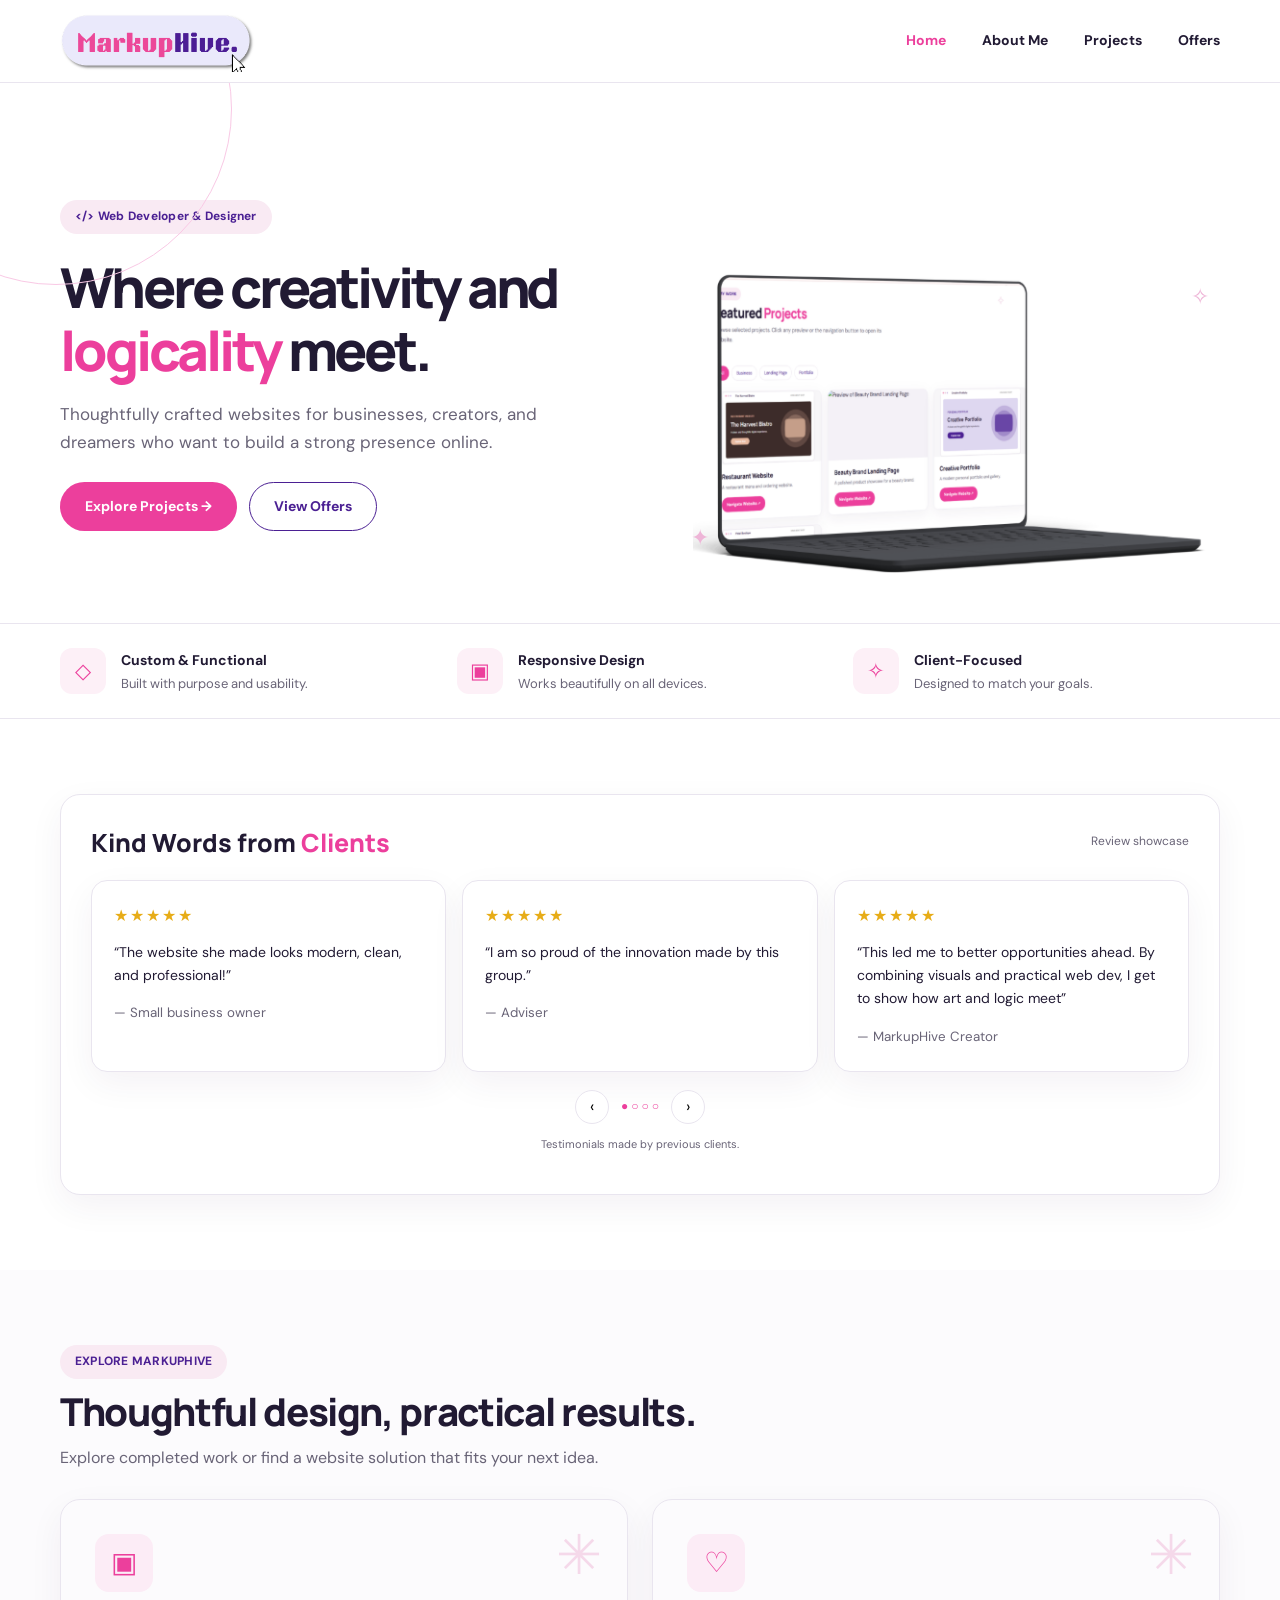
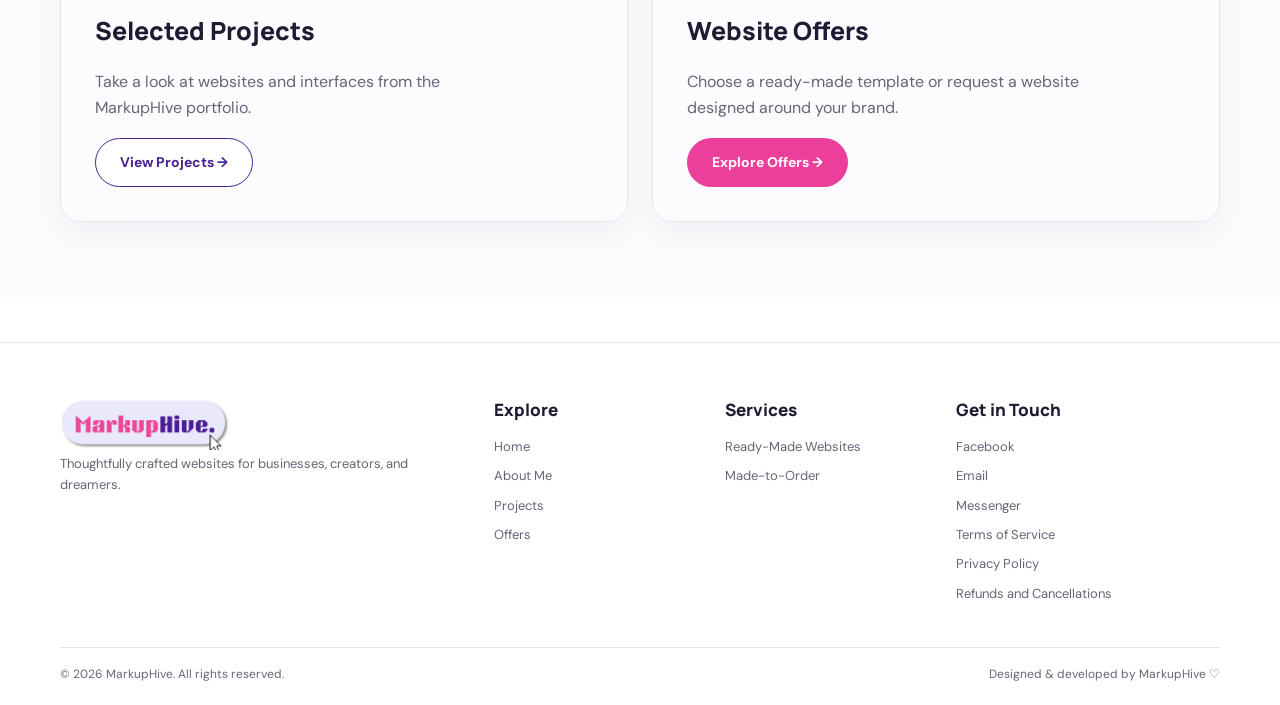
<file: index.html>
<!DOCTYPE html>
<html lang="en">

<head>
    <meta charset="UTF-8">
    <meta name="viewport" content="width=device-width, initial-scale=1">

    <meta
        name="description"
        content="MarkupHive creates modern websites for businesses, creators, and dreamers."
    >

    <title>MarkupHive | Creative Website Studio</title>

    <!-- Favicon -->
    <link rel="icon" href="assets/favicon.png">

    <!-- Stylesheet -->
    <link rel="stylesheet" href="css/style.css">
</head>

<body data-page="home">

    <!-- ========== HEADER ========== -->
    <div id="header"></div>


    <main>

        <!-- ========== HERO SECTION ========== -->
        <section class="hero">
            <div class="container hero-grid">

                <!-- Hero Text -->
                <div>
                    <span class="eyebrow">
                        &lt;/&gt; Web Developer & Designer
                    </span>

                    <h1>
                        Where creativity and
                        <span class="accent">logicality</span>
                        meet.
                    </h1>

                    <p class="lead">
                        Thoughtfully crafted websites for businesses,
                        creators, and dreamers who want to build a
                        strong presence online.
                    </p>

                    <!-- Hero Buttons -->
                    <div class="actions">
                        <a class="btn" href="projects.html">
                            Explore Projects →
                        </a>

                        <a class="btn btn-outline" href="offers.html">
                            View Offers
                        </a>
                    </div>
                </div>

                <!-- Hero Image -->
                <div class="hero-art">
                    <span class="spark one">✧</span>

                    <img
                        src="assets/hero-bg.png"
                        alt="MarkupHive creator with frontend site and client review callouts"
                    >

                    <span class="spark two">✦</span>
                </div>

            </div>
        </section>


        <!-- ========== BENEFITS SECTION ========== -->
        <section class="benefits">
            <div class="container benefit-grid">

                <!-- Benefit 1 -->
                <div class="benefit">
                    <span class="benefit-icon">◇</span>

                    <div>
                        <strong>Custom & Functional</strong>
                        <p>Built with purpose and usability.</p>
                    </div>
                </div>

                <!-- Benefit 2 -->
                <div class="benefit">
                    <span class="benefit-icon">▣</span>

                    <div>
                        <strong>Responsive Design</strong>
                        <p>Works beautifully on all devices.</p>
                    </div>
                </div>

                <!-- Benefit 3 -->
                <div class="benefit">
                    <span class="benefit-icon">✧</span>

                    <div>
                        <strong>Client-Focused</strong>
                        <p>Designed to match your goals.</p>
                    </div>
                </div>

            </div>
        </section>


        <!-- ========== CLIENT REVIEWS SECTION ========== -->
        <section class="section">
            <div class="container">

                <div class="review-wrap">

                    <!-- Reviews Heading -->
                    <div class="review-head">
                        <h2 style="margin: 0; font: 800 25px Manrope;">
                            Kind Words from
                            <span class="accent">Clients</span>
                        </h2>

                        <span
                            class="muted"
                            style="font-size: 12px;"
                        >
                            Review showcase
                        </span>
                    </div>

                    <!-- Reviews Container -->
                    <div id="reviews" class="reviews-grid"></div>

                    <!-- Review Navigation -->
                    <div class="review-controls">

                        <button
                            id="review-prev"
                            aria-label="Previous reviews"
                        >
                            ‹
                        </button>

                        <span
                            id="review-dots"
                            class="review-dots"
                        ></span>

                        <button
                            id="review-next"
                            aria-label="Next reviews"
                        >
                            ›
                        </button>

                    </div>

                    <!-- Reviews Disclaimer -->
                    <p
                        class="muted"
                        style="font-size: 11px; text-align: center;"
                    >
                        Testimonials made by previous clients.
                    </p>

                </div>
            </div>
        </section>


        <!-- ========== EXPLORE MARKUPHIVE SECTION ========== -->
        <section class="section section-tint">
            <div class="container">

                <!-- Section Heading -->
                <div class="section-heading">

                    <span class="eyebrow">
                        EXPLORE MARKUPHIVE
                    </span>

                    <h2>
                        Thoughtful design, practical results.
                    </h2>

                    <p>
                        Explore completed work or find a website
                        solution that fits your next idea.
                    </p>

                </div>


                <!-- Explore Cards -->
                <div class="offer-grid">

                    <!-- Projects Card -->
                    <div class="offer-card">

                        <div class="offer-icon">▣</div>

                        <h2>Selected Projects</h2>

                        <p>
                            Take a look at websites and interfaces
                            from the MarkupHive portfolio.
                        </p>

                        <a
                            class="btn btn-outline"
                            href="projects.html"
                        >
                            View Projects →
                        </a>

                    </div>


                    <!-- Offers Card -->
                    <div class="offer-card">

                        <div class="offer-icon">♡</div>

                        <h2>Website Offers</h2>

                        <p>
                            Choose a ready-made template or request
                            a website designed around your brand.
                        </p>

                        <a class="btn" href="offers.html">
                            Explore Offers →
                        </a>

                    </div>

                </div>
            </div>
        </section>

    </main>


    <!-- ========== FOOTER ========== -->
    <div id="footer"></div>


    <!-- ========== JAVASCRIPT ========== -->

    <!-- Website Data -->
    <script src="js/data.js"></script>

    <!-- Main Website Functionality -->
    <script src="js/main.js"></script>

</body>
</html>
</file>
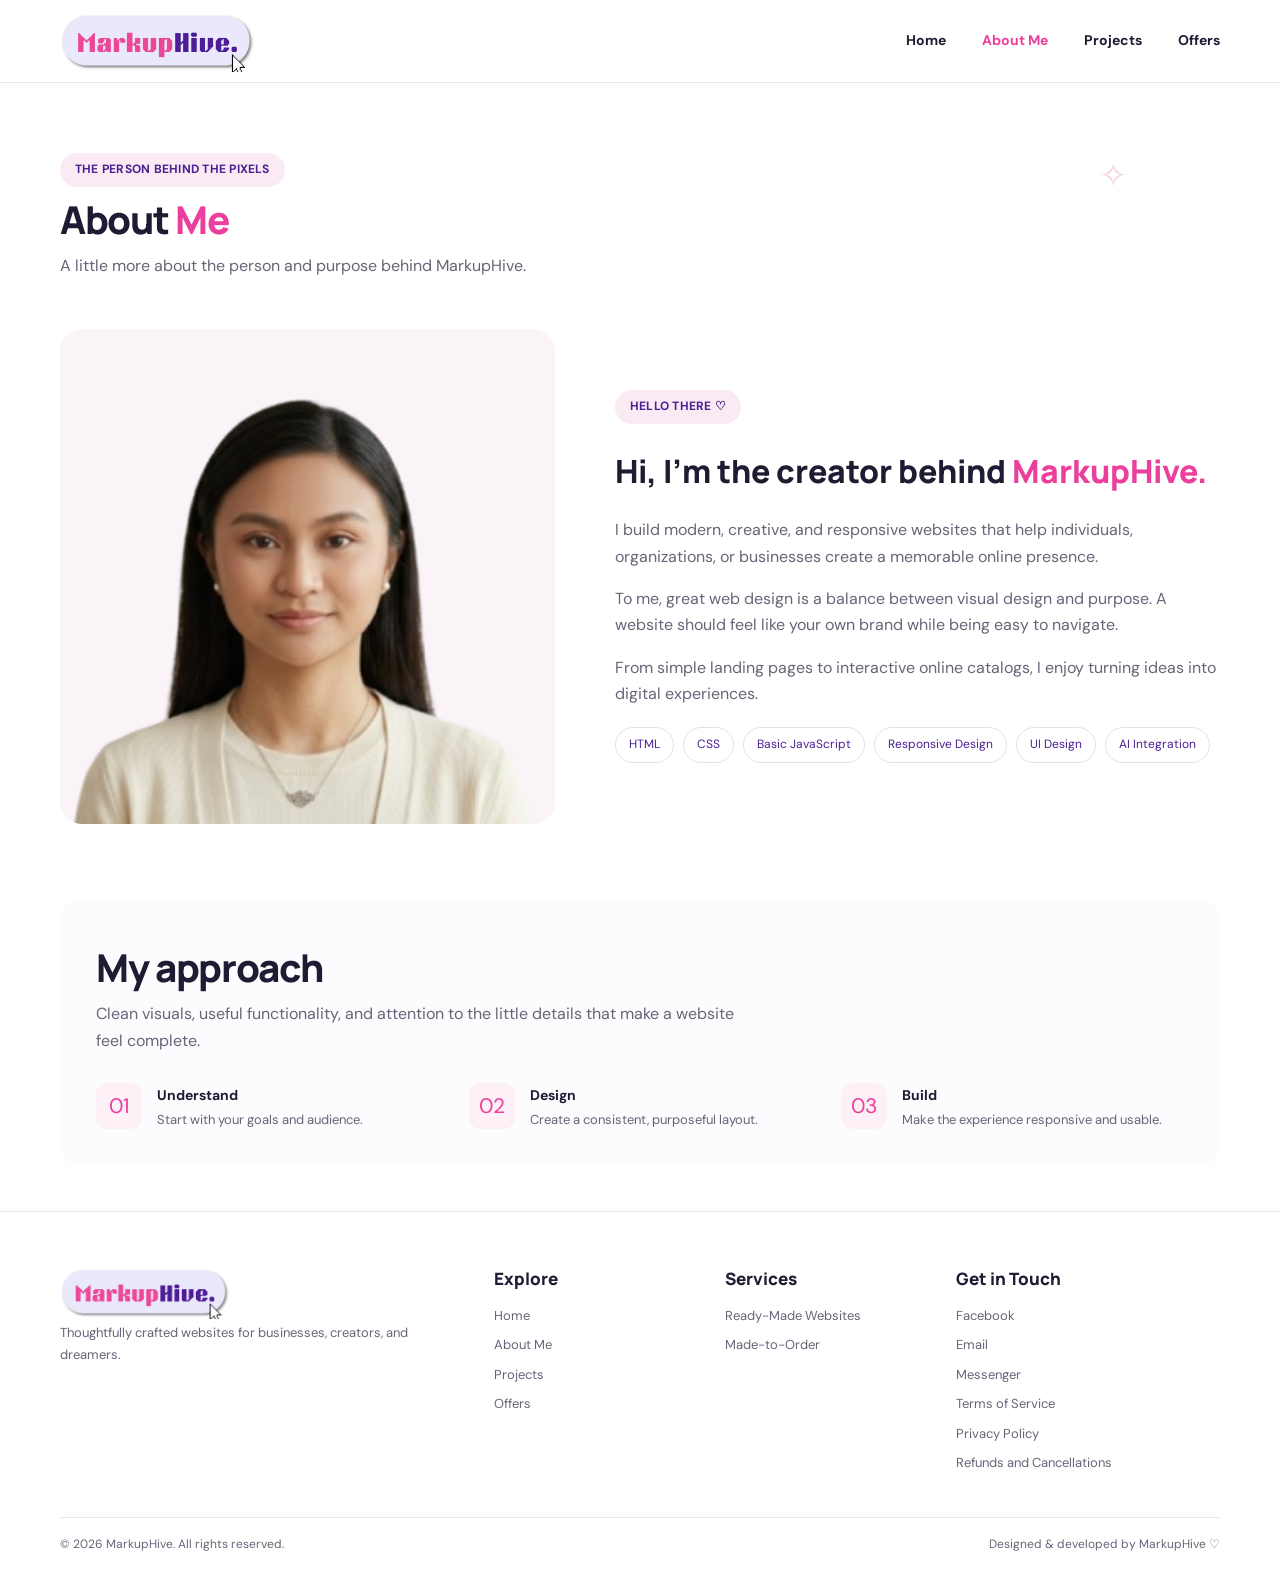
<file: about.html>
<!DOCTYPE html>
<html lang="en">

<head>
    <meta charset="UTF-8">
    <meta name="viewport" content="width=device-width, initial-scale=1">

    <title>About Me | MarkupHive</title>

    <!-- Favicon -->
    <link rel="icon" href="assets/favicon.png">

    <!-- Stylesheet -->
    <link rel="stylesheet" href="css/style.css">
</head>

<body data-page="about">

    <!-- ========== HEADER ========== -->
    <div id="header"></div>


    <!-- ========== MAIN CONTENT ========== -->
    <main class="container">

        <!-- ========== PAGE INTRODUCTION ========== -->
        <div class="page-head">

            <span class="eyebrow">
                THE PERSON BEHIND THE PIXELS
            </span>

            <h1>
                About <span class="accent">Me</span>
            </h1>

            <p>
                A little more about the person and purpose
                behind MarkupHive.
            </p>

        </div>


        <!-- ========== ABOUT ME SECTION ========== -->
        <section class="section about-grid" style="padding-top: 20px;">

            <!-- About Me Image -->
            <div class="about-image">

                <img
                    src="assets/about-bg.png"
                    alt="Replaceable about me image"
                >

            </div>


            <!-- About Me Introduction -->
            <div class="about-copy">

                <span class="eyebrow">
                    HELLO THERE ♡
                </span>

                <h2>
                    Hi, I'm the creator behind
                    <span class="accent">MarkupHive.</span>
                </h2>

                <p>
                    I build modern, creative, and responsive websites that help
                    individuals, organizations, or businesses create a memorable
                    online presence.
                </p>

                <p>
                    To me, great web design is a balance between
                    visual design and purpose. A website should feel
                    like your own brand while being easy to navigate.
                </p>

                <p>
                    From simple landing pages to interactive online
                    catalogs, I enjoy turning ideas into digital
                    experiences.

                    <strong>
                        
                    </strong>
                </p>


                <!-- Skills and Technologies -->
                <div class="chips">

                    <span class="chip">HTML</span>

                    <span class="chip">CSS</span>

                    <span class="chip">Basic JavaScript</span>

                    <span class="chip">Responsive Design</span>

                    <span class="chip">UI Design</span>

                     <span class="chip">AI Integration</span>

                </div>

            </div>

        </section>


        <!-- ========== MY APPROACH SECTION ========== -->
        <section
            class="section section-tint"
            style="border-radius: 20px; padding: 36px; margin-bottom: 30px;"
        >

            <!-- Section Heading -->
            <div class="section-heading">

                <h2>My approach</h2>

                <p>
                    Clean visuals, useful functionality, and
                    attention to the little details that make
                    a website feel complete.
                </p>

            </div>


            <!-- Approach Steps -->
            <div class="benefit-grid">

                <!-- Step 1: Understand -->
                <div class="benefit">

                    <span class="benefit-icon">01</span>

                    <div>
                        <strong>Understand</strong>

                        <p>
                            Start with your goals and audience.
                        </p>
                    </div>

                </div>


                <!-- Step 2: Design -->
                <div class="benefit">

                    <span class="benefit-icon">02</span>

                    <div>
                        <strong>Design</strong>

                        <p>
                            Create a consistent, purposeful layout.
                        </p>
                    </div>

                </div>


                <!-- Step 3: Build -->
                <div class="benefit">

                    <span class="benefit-icon">03</span>

                    <div>
                        <strong>Build</strong>

                        <p>
                            Make the experience responsive and usable.
                        </p>
                    </div>

                </div>

            </div>

        </section>

    </main>


    <!-- ========== FOOTER ========== -->
    <div id="footer"></div>


    <!-- ========== JAVASCRIPT ========== -->

    <!-- Website Data -->
    <script src="js/data.js"></script>

    <!-- Main Website Functionality -->
    <script src="js/main.js"></script>

</body>
</html>
</file>
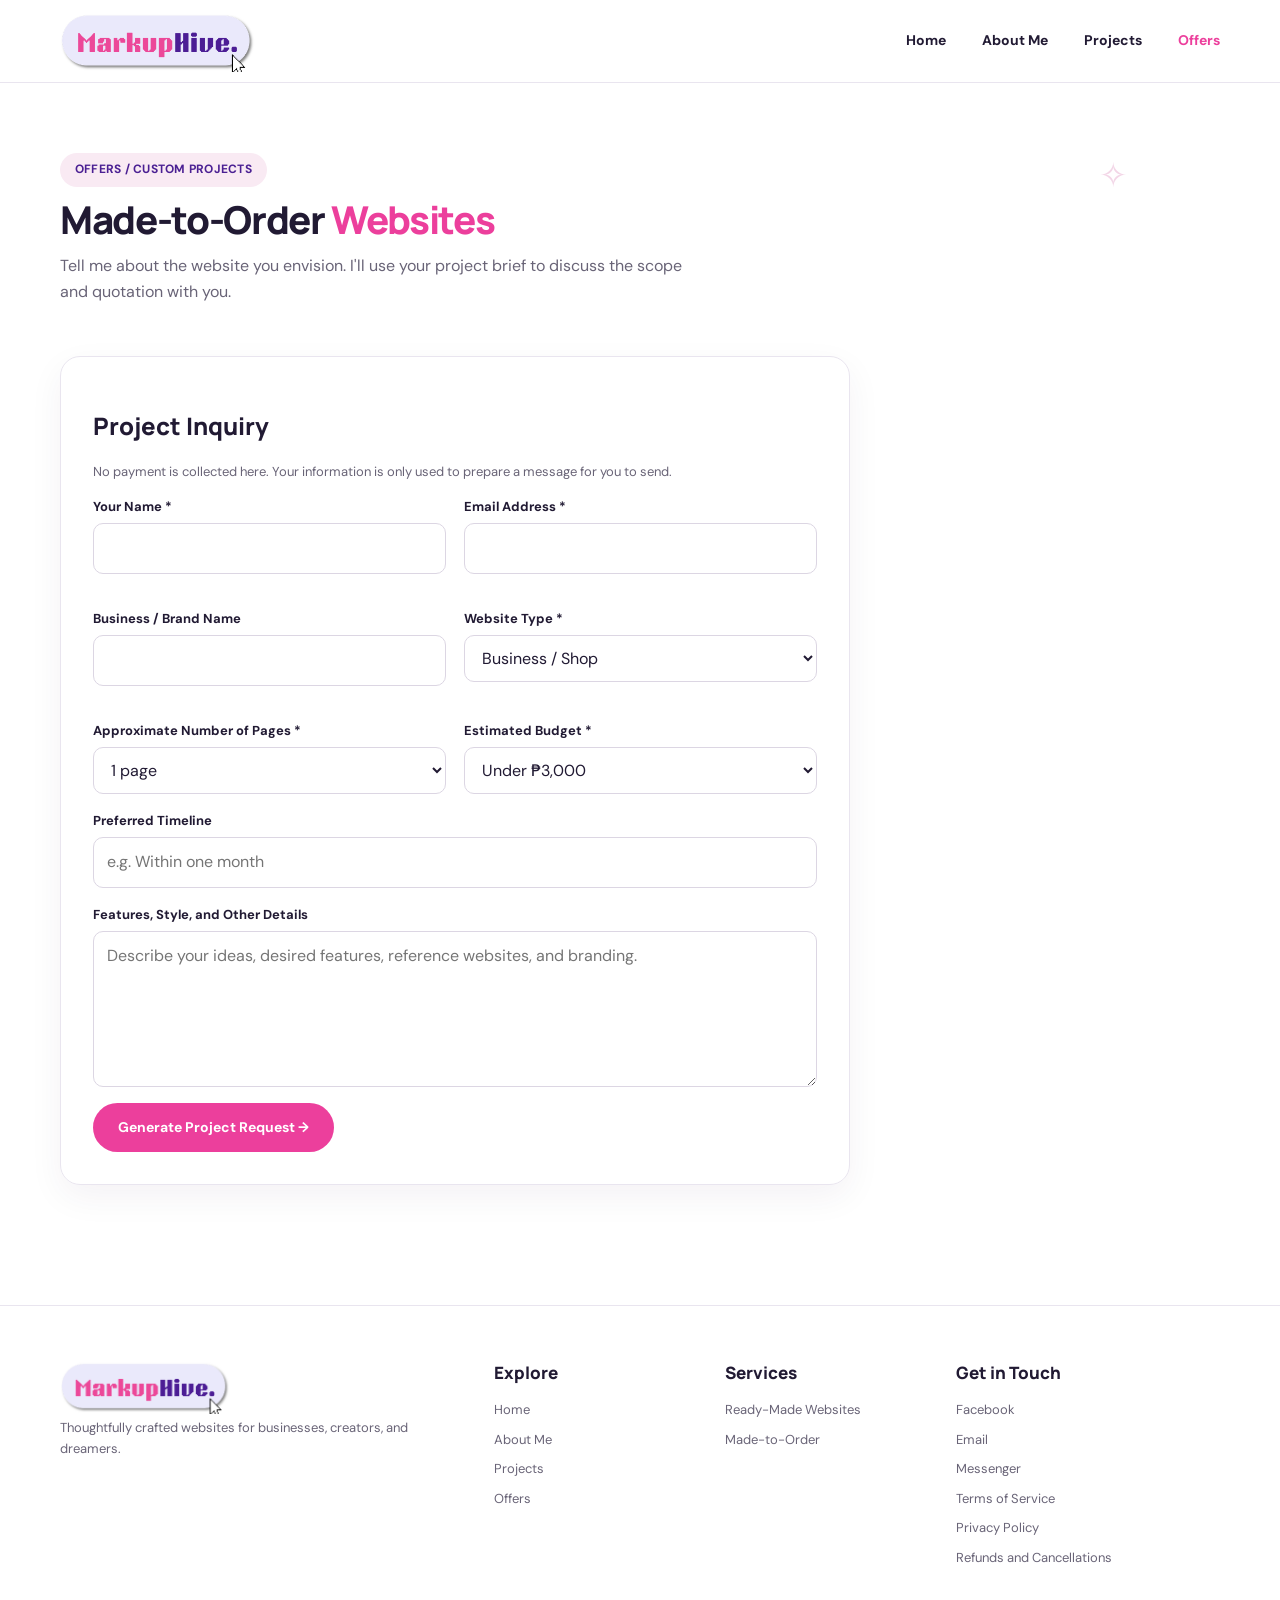
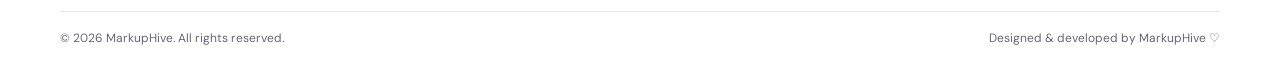
<file: made-to-order.html>
<!doctype html><html lang="en"><head><meta charset="UTF-8"><meta name="viewport" content="width=device-width,initial-scale=1"><title>Made-to-Order Websites | MarkupHive</title><link rel="icon" href="assets/favicon.png"><link rel="stylesheet" href="css/style.css"></head><body data-page="custom"><div id="header"></div><main class="container"><div class="page-head"><span class="eyebrow">OFFERS / CUSTOM PROJECTS</span><h1>Made-to-Order <span class="accent">Websites</span></h1><p>Tell me about the website you envision. I'll use your project brief to discuss the scope and quotation with you.</p></div><section class="section" style="padding-top:20px"><div class="form-panel"><h2 style="font:800 24px Manrope">Project Inquiry</h2><p class="muted" style="font-size:13px">No payment is collected here. Your information is only used to prepare a message for you to send.</p><form id="custom-form"><div class="form-grid"><div class="field"><label>Your Name *</label><input name="name" required maxlength="100"></div><div class="field"><label>Email Address *</label><input name="email" type="email" required maxlength="150"></div><div class="field"><label>Business / Brand Name</label><input name="brand" maxlength="120"></div><div class="field"><label>Website Type *</label><select name="type" required><option>Business / Shop</option><option>Portfolio</option><option>Landing Page</option><option>Restaurant</option><option>Other</option></select></div><div class="field"><label>Approximate Number of Pages *</label><select name="pages" required><option>1 page</option><option>2–4 pages</option><option>5–8 pages</option><option>9+ pages / Unsure</option></select></div><div class="field"><label>Estimated Budget *</label><select name="budget" required><option>Under ₱3,000</option><option>₱3,000–₱7,000</option><option>₱7,000–₱15,000</option><option>₱15,000+</option><option>Not sure yet</option></select></div></div><div class="field"><label>Preferred Timeline</label><input name="timeline" placeholder="e.g. Within one month" maxlength="100"></div><div class="field"><label>Features, Style, and Other Details</label><textarea name="notes" rows="5" maxlength="2000" placeholder="Describe your ideas, desired features, reference websites, and branding."></textarea></div><button class="btn" type="submit">Generate Project Request →</button></form><div id="custom-result" class="hidden"><h3>Project Request Summary</h3><p class="muted" style="font-size:13px">Copy this summary, open Messenger, then paste and send it.</p><div id="custom-summary" class="summary"></div><div class="actions"><button id="custom-copy" class="btn">Copy Request</button><a id="custom-messenger" class="btn btn-outline" target="_blank" rel="noopener">Send to Messenger ↗</a></div></div></div></section></main><div id="footer"></div><script src="js/data.js"></script><script src="js/main.js"></script></body></html>
</file>
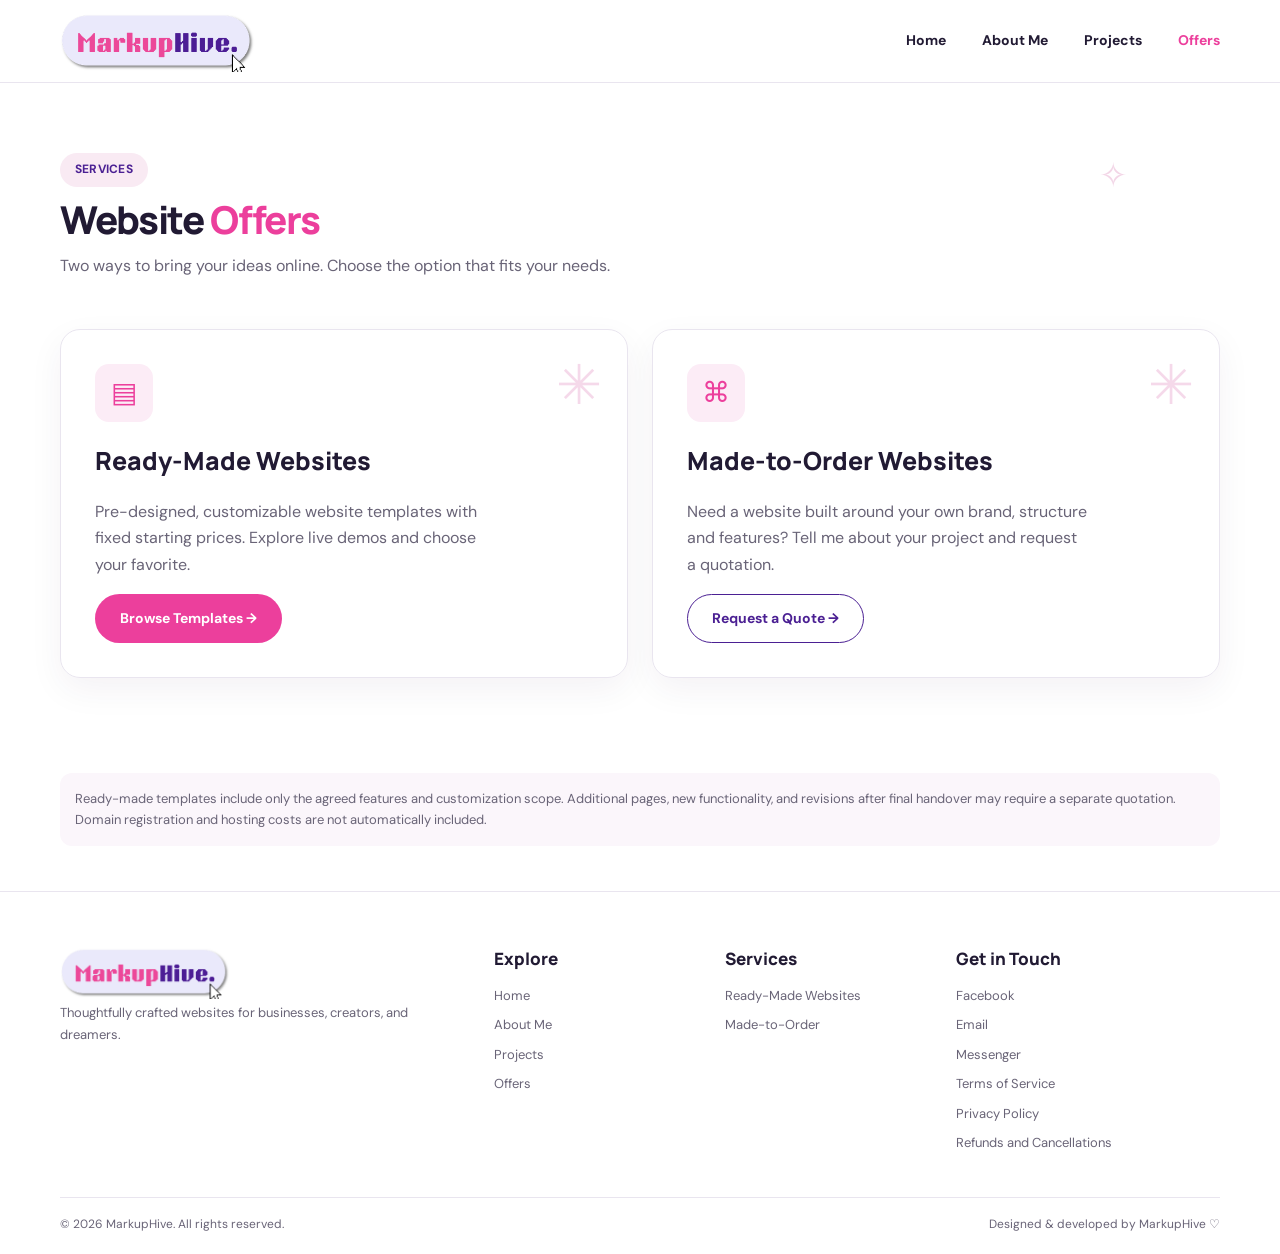
<file: offers.html>
<!doctype html><html lang="en"><head><meta charset="UTF-8"><meta name="viewport" content="width=device-width,initial-scale=1"><title>Offers | MarkupHive</title><link rel="icon" href="assets/favicon.png"><link rel="stylesheet" href="css/style.css"></head><body data-page="offers"><div id="header"></div><main class="container"><div class="page-head"><span class="eyebrow">SERVICES</span><h1>Website <span class="accent">Offers</span></h1><p>Two ways to bring your ideas online. Choose the option that fits your needs.</p></div><section class="section offer-grid" style="padding-top:20px"><article class="offer-card"><div class="offer-icon">▤</div><h2>Ready-Made Websites</h2><p>Pre-designed, customizable website templates with fixed starting prices. Explore live demos and choose your favorite.</p><a class="btn" href="ready-made.html">Browse Templates →</a></article><article class="offer-card"><div class="offer-icon">⌘</div><h2>Made-to-Order Websites</h2><p>Need a website built around your own brand, structure and features? Tell me about your project and request a quotation.</p><a class="btn btn-outline" href="made-to-order.html">Request a Quote →</a></article></section><div class="notice">Ready-made templates include only the agreed features and customization scope. Additional pages, new functionality, and revisions after final handover may require a separate quotation. Domain registration and hosting costs are not automatically included.</div></main><div id="footer"></div><script src="js/data.js"></script><script src="js/main.js"></script></body></html>
</file>
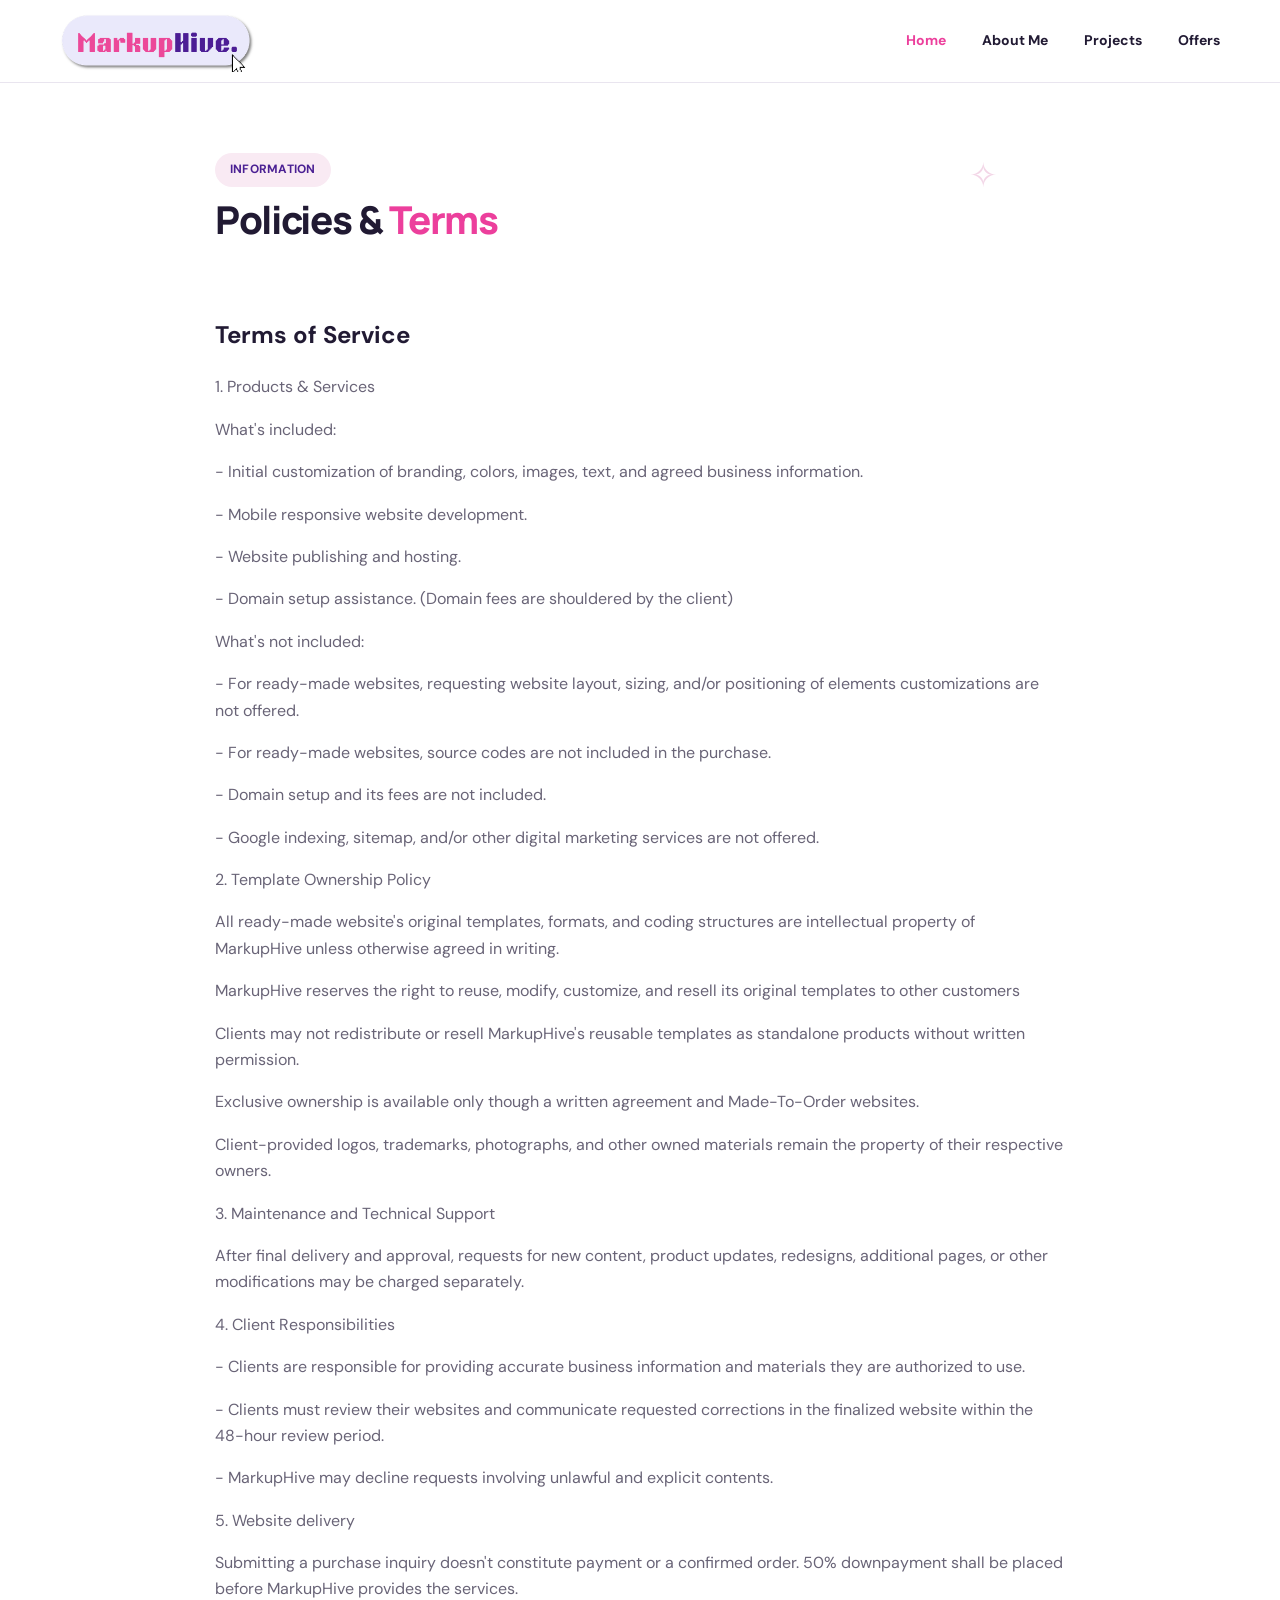
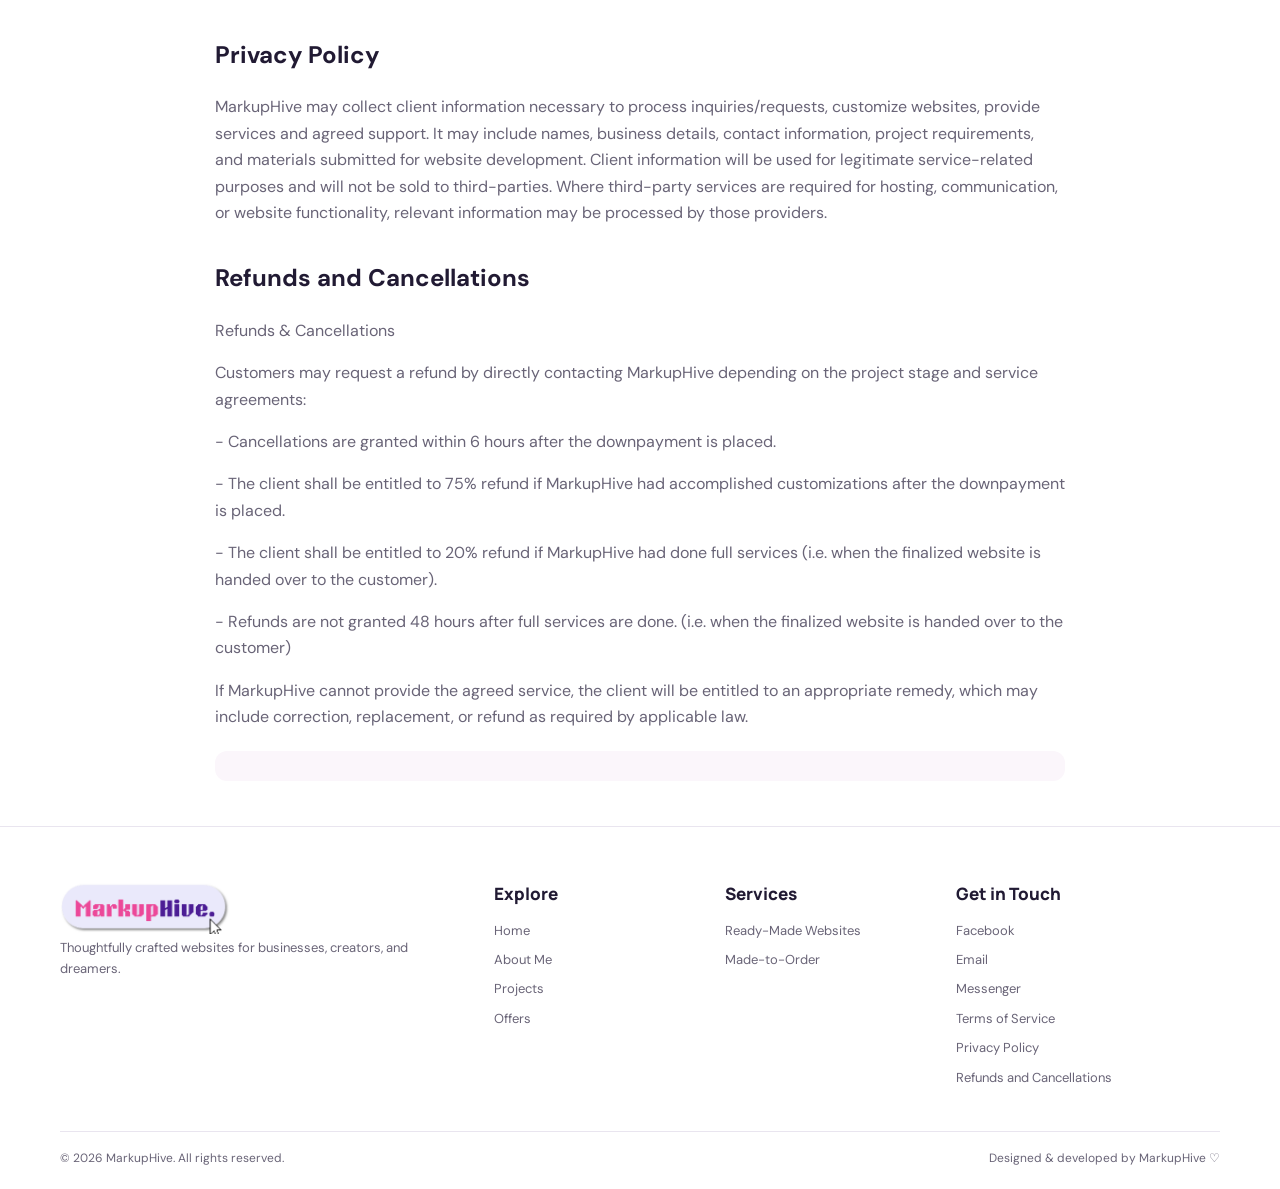
<file: policies.html>
<!DOCTYPE html>
<html lang="en">

<head>
    <meta charset="UTF-8">
    <meta name="viewport" content="width=device-width, initial-scale=1">

    <title>Policies | MarkupHive</title>

    <!-- Favicon -->
    <link rel="icon" href="assets/favicon.png">

    <!-- Stylesheet -->
    <link rel="stylesheet" href="css/style.css">
</head>

<body>

    <!-- ========== HEADER ========== -->
    <div id="header"></div>


    <!-- ========== MAIN CONTENT ========== -->
    <main class="container legal">

        <!-- ========== PAGE INTRODUCTION ========== -->
        <div class="page-head">

            <span class="eyebrow">
                INFORMATION
            </span>

            <h1>
                Policies & <span class="accent">Terms</span>
            </h1>

            <p>
              
            </p>

        </div>


        <!-- ========== TERMS OF SERVICE ========== -->
        <section id="terms">

            <h2>Terms of Service</h2>

            <p>
                <p>1. Products & Services</p>

                <p>What's included: </p>
                  <p>- Initial customization of branding, colors, images, text, and agreed business information.</p>
                  <p>- Mobile responsive website development.</p>
                  <p>- Website publishing and hosting.</p>
                  <p>- Domain setup assistance. (Domain fees are shouldered by the client)</p>

                <p>What's not included:</p>
                  <p>- For ready-made websites, requesting website layout, sizing, and/or positioning of elements customizations are not offered.</p>
                  <p>- For ready-made websites, source codes are not included in the purchase.</p>
                  <p>- Domain setup and its fees are not included.</p>
                  <p>- Google indexing, sitemap, and/or other digital marketing services are not offered.</p>

                <p>2. Template Ownership Policy</p>
                    <p>All ready-made website's original templates, formats, and coding structures are intellectual property of MarkupHive unless otherwise agreed in writing.</p>
                    <p>MarkupHive reserves the right to reuse, modify, customize, and resell its original templates to other customers</p>
                    <p>Clients may not redistribute or resell MarkupHive's reusable templates as standalone products without written permission.</p>
                    <p>Exclusive ownership is available only though a written agreement and Made-To-Order websites.</p>
                    <p>Client-provided logos, trademarks, photographs, and other owned materials remain the property of their respective owners.</p>

                <p>3. Maintenance and Technical Support</p>
                    <p>After final delivery and approval, requests for new content, product updates, redesigns, additional pages, or other modifications may be charged separately.</p>
                
                <p>4. Client Responsibilities</p>
                   <p>- Clients are responsible for providing accurate business information and materials they are authorized to use.</p>
                   <p>- Clients must review their websites and communicate requested corrections in the finalized website within the 48-hour review period.</p>
                   <p>- MarkupHive may decline requests involving unlawful and explicit contents.</p>

                <p>5. Website delivery</p>
                   <p></p>
                   <p>Submitting a purchase inquiry doesn't constitute payment or a confirmed order. 50% downpayment shall be placed before MarkupHive provides the services.</p>
            </p>


        </section>


        <!-- ========== PRIVACY POLICY ========== -->
        <section id="privacy">

            <h2>Privacy Policy</h2>

            <p>
              MarkupHive may collect client information necessary to process inquiries/requests, customize websites, provide services and agreed support. It may include names, business details, contact information, project requirements, and materials submitted for website development.
              Client information will be used for legitimate service-related purposes and will not be sold to third-parties. Where third-party services are required for hosting, communication, or website functionality, relevant information may be processed by those providers.
            </p>

        </section>


        <!-- ========== TEMPLATE PURCHASE POLICY ========== -->
        <section id="purchases">

            <h2>Refunds and Cancellations</h2>

            <p>
              <p>Refunds & Cancellations</p>
                <p>Customers may request a refund by directly contacting MarkupHive depending on the project stage and service agreements: </p>
                  <p>- Cancellations are granted within 6 hours after the downpayment is placed.</p>
                  <p>- The client shall be entitled to 75% refund if MarkupHive had accomplished customizations after the downpayment is placed.</p>
                  <p>- The client shall be entitled to 20% refund if MarkupHive had done full services (i.e. when the finalized website is handed over to the customer).</p>
                  <p>- Refunds are not granted 48 hours after full services are done. (i.e. when the finalized website is handed over to the customer)</p>
                <p>If MarkupHive cannot provide the agreed service, the client will be entitled to an appropriate remedy, which may include correction, replacement, or refund as required by applicable law.</p>
            </p>
            

        </section>


        <!-- ========== IMPORTANT NOTICE ========== -->
        <p class="notice">

        </p>

    </main>


    <!-- ========== FOOTER ========== -->
    <div id="footer"></div>


    <!-- ========== JAVASCRIPT ========== -->

    <!-- Website Data -->
    <script src="js/data.js"></script>

    <!-- Main Website Functionality -->
    <script src="js/main.js"></script>

</body>
</html>
</file>
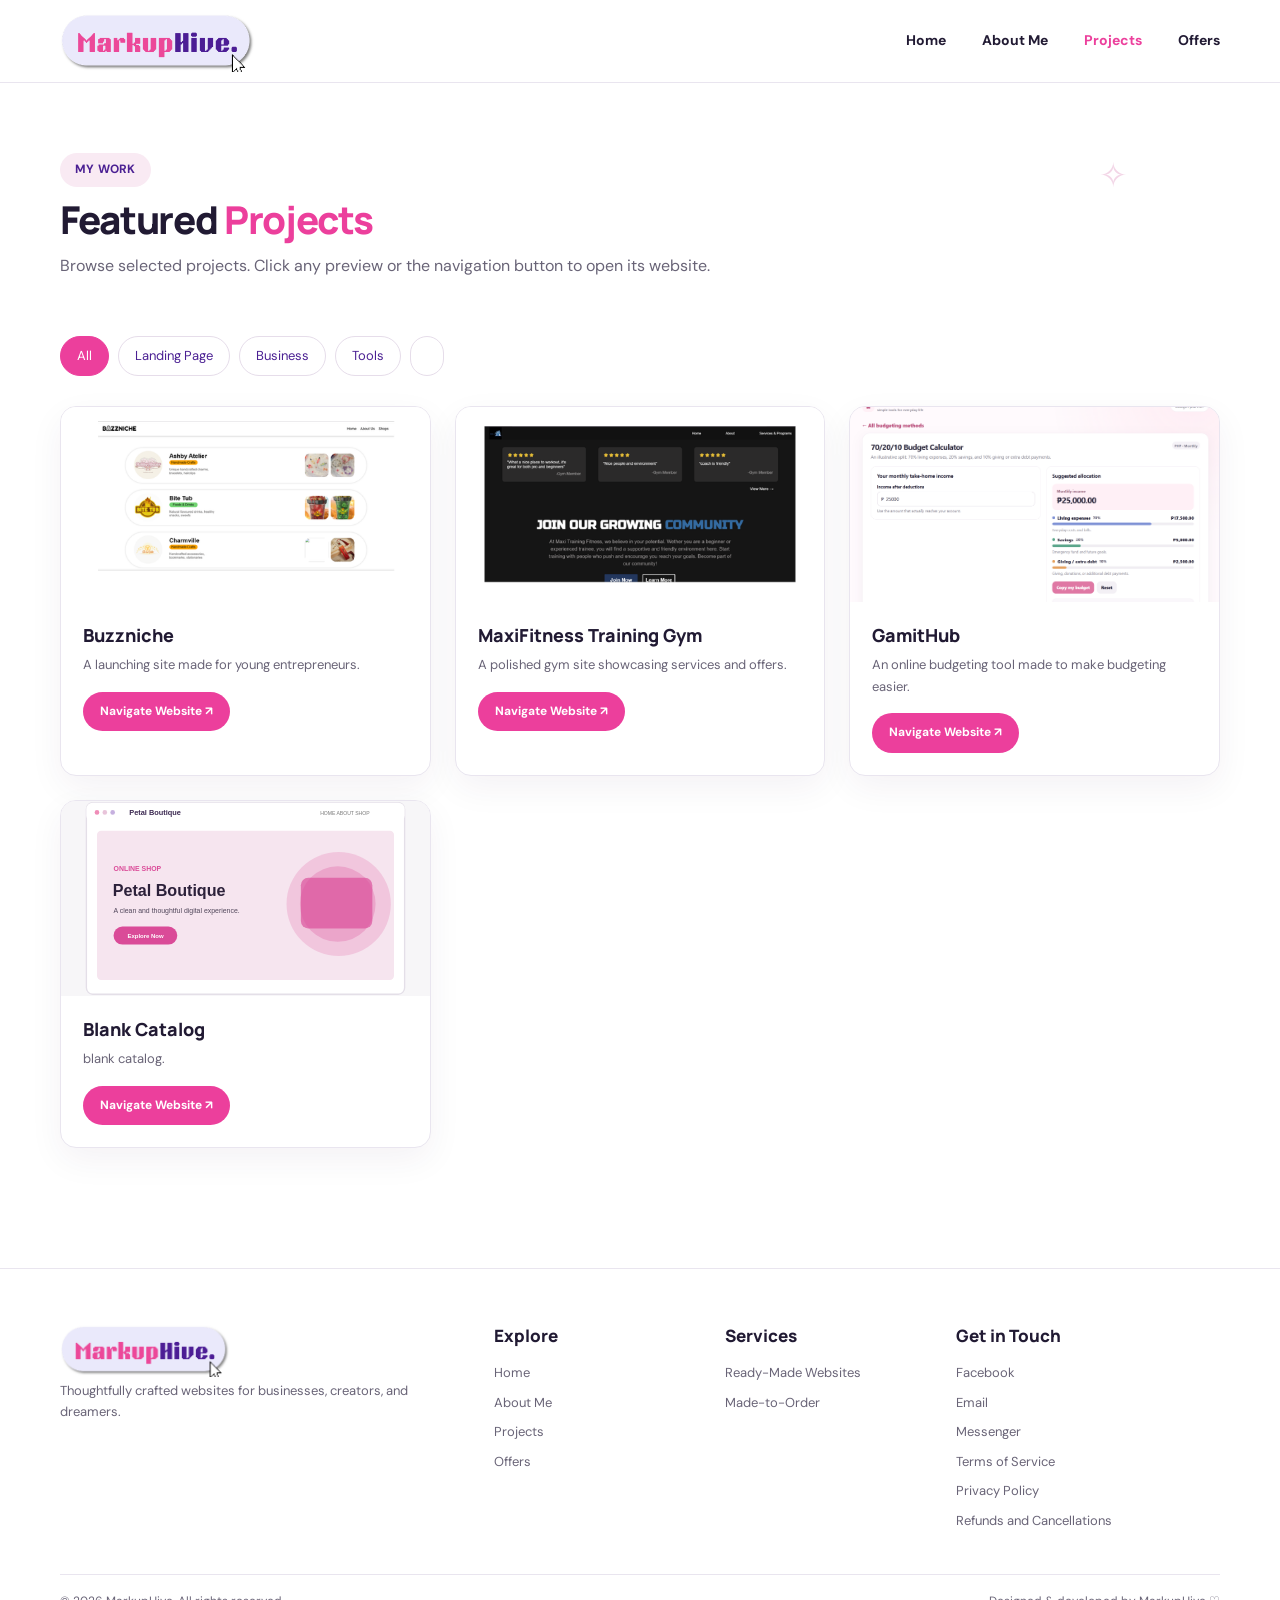
<file: projects.html>
<!DOCTYPE html>
<html lang="en">

<head>
    <meta charset="UTF-8">
    <meta name="viewport" content="width=device-width, initial-scale=1">

    <title>Projects | MarkupHive</title>

    <!-- Favicon -->
    <link rel="icon" href="assets/favicon.png">

    <!-- Stylesheet -->
    <link rel="stylesheet" href="css/style.css">
</head>

<body data-page="projects">

    <!-- ========== HEADER ========== -->
    <div id="header"></div>


    <!-- ========== MAIN CONTENT ========== -->
    <main class="container">

        <!-- ========== PAGE INTRODUCTION ========== -->
        <div class="page-head">

            <span class="eyebrow">
                MY WORK
            </span>

            <h1>
                Featured <span class="accent">Projects</span>
            </h1>

            <p>
                Browse selected projects. Click any preview
                or the navigation button to open its website.
            </p>

        </div>


        <!-- ========== PROJECTS SECTION ========== -->
        <section class="section" style="padding-top: 15px;">

            <!-- Project Category Filters -->
            <div
                id="filters"
                class="filters"
            ></div>


            <!-- Project Catalog -->
            <div
                id="catalog"
                class="catalog-grid"
            ></div>

        </section>

    </main>


    <!-- ========== FOOTER ========== -->
    <div id="footer"></div>


    <!-- ========== JAVASCRIPT ========== -->

    <!-- Website Data -->
    <script src="js/data.js"></script>

    <!-- Main Website Functionality -->
    <script src="js/main.js"></script>

</body>
</html>
</file>
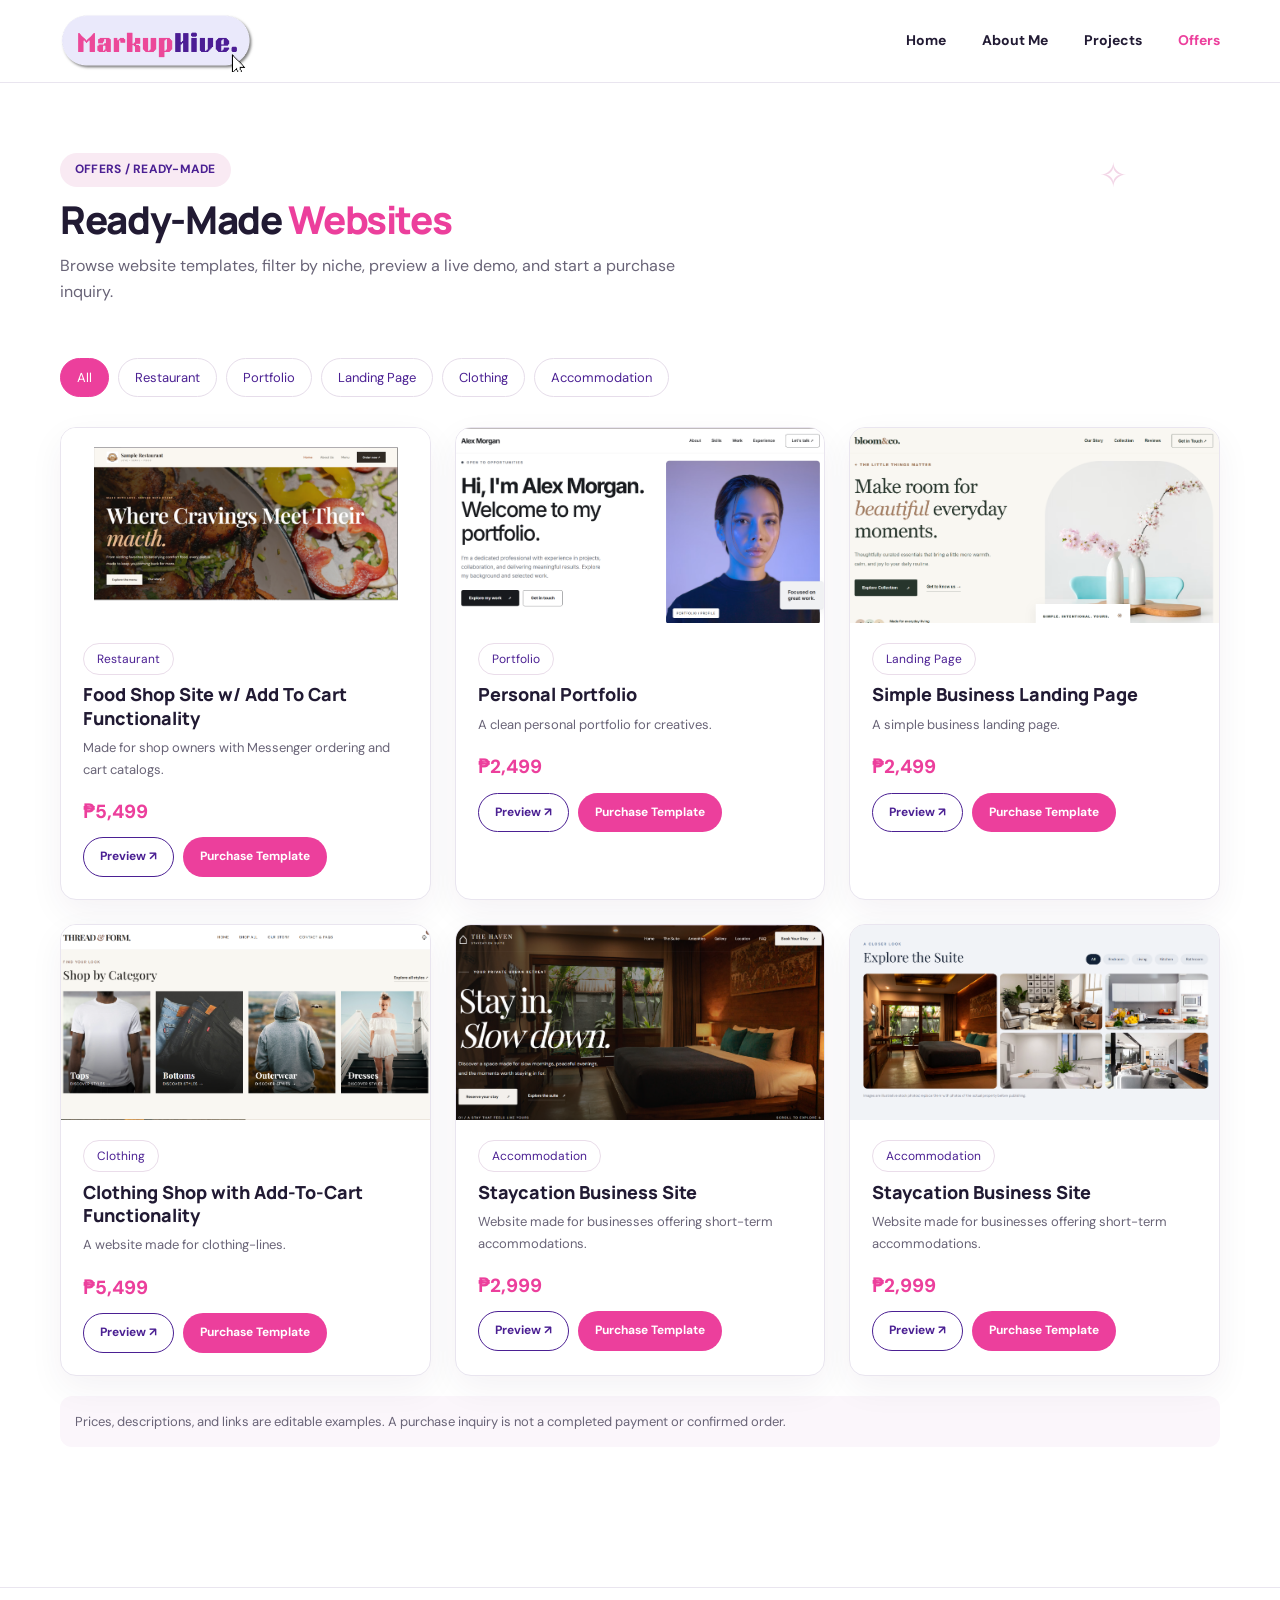
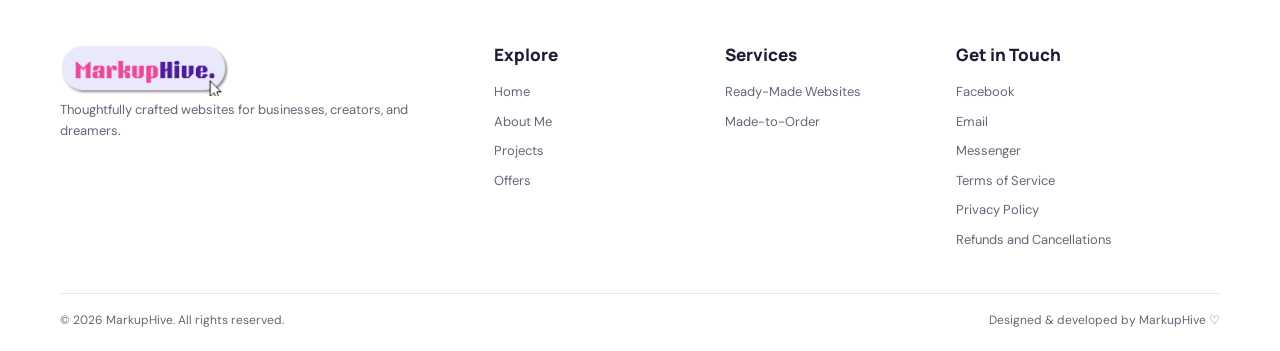
<file: ready-made.html>
<!DOCTYPE html>
<html lang="en">

<head>
    <meta charset="UTF-8">
    <meta name="viewport" content="width=device-width, initial-scale=1">

    <title>Ready-Made Websites | MarkupHive</title>

    <!-- Favicon -->
    <link rel="icon" href="assets/favicon.png">

    <!-- Stylesheet -->
    <link rel="stylesheet" href="css/style.css">
</head>

<body data-page="ready">

    <!-- ========== HEADER ========== -->
    <div id="header"></div>


    <!-- ========== MAIN CONTENT ========== -->
    <main class="container">

        <!-- ========== PAGE INTRODUCTION ========== -->
        <div class="page-head">

            <span class="eyebrow">
                OFFERS / READY-MADE
            </span>

            <h1>
                Ready-Made <span class="accent">Websites</span>
            </h1>

            <p>
                Browse website templates, filter by niche,
                preview a live demo, and start a purchase inquiry.
            </p>

        </div>


        <!-- ========== WEBSITE TEMPLATE CATALOG ========== -->
        <section class="section" style="padding-top: 10px;">

            <!-- Template Category Filters -->
            <div
                id="filters"
                class="filters"
            ></div>


            <!-- Template Cards -->
            <div
                id="catalog"
                class="catalog-grid"
            ></div>


            <!-- Purchase Notice -->
            <p class="notice">
                Prices, descriptions, and links are editable examples.
                A purchase inquiry is not a completed payment
                or confirmed order.
            </p>

        </section>

    </main>


    <!-- ========== PURCHASE TEMPLATE MODAL ========== -->
    <dialog
        id="purchase-modal"
        aria-labelledby="purchase-title"
    >

        <!-- Modal Header -->
        <div class="modal-top">

            <h2
                id="purchase-title"
                style="font: 800 23px Manrope;"
            >
                Purchase Template
            </h2>

            <button
                id="close-modal"
                class="close"
                aria-label="Close dialog"
            >
                ✕
            </button>

        </div>


        <!-- Selected Template Name and Price -->
        <p
            id="selected-template"
            class="price"
        ></p>


        <!-- ========== STEP 1: CUSTOMER INFORMATION ========== -->
        <div id="purchase-step">

            <p class="muted" style="font-size: 13px;">
                Fill in your details to generate an order summary.
                You will copy and send it through Messenger.
            </p>


            <!-- Purchase Form -->
            <form id="purchase-form">

                <!-- Customer Name and Email -->
                <div class="form-grid">

                    <!-- Full Name -->
                    <div class="field">

                        <label for="buyer-name">
                            Full Name *
                        </label>

                        <input
                            id="buyer-name"
                            name="name"
                            required
                            maxlength="100"
                        >

                    </div>


                    <!-- Email Address -->
                    <div class="field">

                        <label for="buyer-email">
                            Email Address *
                        </label>

                        <input
                            id="buyer-email"
                            name="email"
                            type="email"
                            required
                            maxlength="150"
                        >

                    </div>

                </div>


                <!-- Business / Brand Name -->
                <div class="field">

                    <label for="buyer-brand">
                        Business / Brand Name (optional)
                    </label>

                    <input
                        id="buyer-brand"
                        name="brand"
                        maxlength="120"
                    >

                </div>


                <!-- Preferred Contact Method -->
                <div class="field">

                    <label for="buyer-contact">
                        Preferred Contact Method
                    </label>

                    <select
                        id="buyer-contact"
                        name="contact"
                    >
                        <option>Messenger</option>
                        <option>Email</option>
                    </select>

                </div>


                <!-- Customization Notes -->
                <div class="field">

                    <label for="buyer-notes">
                        Customization Notes (optional)
                    </label>

                    <textarea
                        id="buyer-notes"
                        name="notes"
                        rows="3"
                        maxlength="1200"
                        placeholder="Brand colors, logo, content, etc."
                    ></textarea>

                </div>


                <!-- Generate Summary Button -->
                <button
                    class="btn"
                    type="submit"
                >
                    Generate Order Summary →
                </button>

            </form>

        </div>


        <!-- ========== STEP 2: ORDER SUMMARY ========== -->
        <div
            id="summary-step"
            class="hidden"
        >

            <!-- Instructions -->
            <p class="muted" style="font-size: 13px;">
                Copy your order, then open Messenger and
                paste it into the chat. The message is
                not sent automatically.
            </p>


            <!-- Generated Order Summary -->
            <div
                id="order-summary"
                class="summary"
            ></div>


            <!-- Order Actions -->
            <div class="actions">

                <!-- Copy Order -->
                <button
                    class="btn"
                    id="copy-order"
                >
                    Copy Order
                </button>


                <!-- Open Messenger -->
                <a
                    id="messenger-order"
                    class="btn btn-outline"
                    href="#"
                    target="_blank"
                    rel="noopener"
                >
                    Send to Messenger ↗
                </a>


                <!-- Edit Customer Details -->
                <button
                    id="edit-order"
                    class="btn btn-outline"
                >
                    Edit Details
                </button>

            </div>

        </div>

    </dialog>


    <!-- ========== FOOTER ========== -->
    <div id="footer"></div>


    <!-- ========== JAVASCRIPT ========== -->

    <!-- Website Data -->
    <script src="js/data.js"></script>

    <!-- Main Website Functionality -->
    <script src="js/main.js"></script>

</body>
</html>
</file>
<file: css/style.css>
@import url('https://fonts.googleapis.com/css2?family=DM+Sans:wght@400;500;600;700&family=Manrope:wght@400;500;600;700;800&display=swap');
:root{--pink:#ec3f9c;--purple:#4b2093;--ink:#211a33;--muted:#696477;--line:#e9e5ef;--light:#faf8fc;--shadow:0 12px 35px rgba(48,25,77,.055)}*{box-sizing:border-box}html{scroll-behavior:smooth}body{margin:0;color:var(--ink);background:white;font-family:'DM Sans',sans-serif;line-height:1.65}a{text-decoration:none;color:inherit}button,input,textarea,select{font:inherit}button{cursor:pointer}img{max-width:100%;display:block}.container{width:min(1160px,calc(100% - 48px));margin:auto}.site-header{background:#fff;border-bottom:1px solid var(--line);position:sticky;top:0;z-index:20}.nav-wrap{height:82px;display:flex;align-items:center;justify-content:space-between;gap:24px}.logo img{width:195px;height:64px;object-fit:contain}.nav{display:flex;align-items:center;gap:36px}.nav a{font-size:14px;font-weight:700;transition:color .2s}.nav a:hover,.nav a.active{color:var(--pink)}.menu-toggle{display:none;border:0;background:white;color:var(--purple);font-size:24px}.hero{position:relative;overflow:hidden}.hero:before{content:'';position:absolute;left:-120px;top:-150px;width:350px;height:350px;border:1px solid #f9c9e5;border-radius:50%;pointer-events:none}.hero-grid{min-height:540px;display:grid;grid-template-columns:1.06fr .94fr;align-items:center;gap:34px;padding:50px 0 25px}.eyebrow{display:inline-block;color:var(--purple);background:#f9eaf3;border-radius:30px;padding:7px 15px;font-size:12px;font-weight:700;letter-spacing:.02em}.hero h1{font-family:Manrope,sans-serif;font-size:clamp(37px,4.3vw,62px);line-height:1.14;letter-spacing:-.055em;margin:22px 0 18px;font-weight:800}.accent{color:var(--pink)}.lead{font-size:17px;color:var(--muted);max-width:540px}.actions{display:flex;gap:12px;flex-wrap:wrap;margin-top:26px}.btn{border:1px solid transparent;display:inline-flex;align-items:center;justify-content:center;gap:8px;border-radius:100px;background:var(--pink);color:white;font-size:14px;font-weight:700;padding:12px 24px;transition:transform .2s,background .2s,box-shadow .2s}.btn:hover{transform:translateY(-2px);box-shadow:0 8px 20px #ec3f9c22}.btn-outline{background:white;color:var(--purple);border-color:var(--purple)}.btn-outline:hover{background:#fbf7ff}.btn-sm{padding:9px 16px;font-size:12px}.hero-art{position:relative;align-self:end}.hero-art img{width:100%;max-width:525px;margin:auto}.spark{position:absolute;color:#eeb5d7;font-size:22px;pointer-events:none}.spark.one{right:2%;top:8%}.spark.two{left:0;bottom:12%}.benefits{border-block:1px solid var(--line);padding:23px 0}.benefit-grid{display:grid;grid-template-columns:repeat(3,1fr);gap:30px}.benefit{display:flex;gap:15px;align-items:center}.benefit-icon{width:46px;height:46px;display:grid;place-items:center;border-radius:12px;color:var(--pink);background:#fdf0f7;font-size:21px;flex-shrink:0}.benefit strong{font-size:14px}.benefit p{font-size:13px;color:var(--muted);margin:0}.section{padding:75px 0}.section-tint{background:#fcfbfd}.section-heading{margin-bottom:28px}.section-heading h2,.page-head h1{font:800 clamp(28px,3vw,39px)/1.2 Manrope,sans-serif;letter-spacing:-.035em;margin:10px 0}.section-heading p,.page-head p{color:var(--muted);margin:0;max-width:650px}.review-wrap{border:1px solid var(--line);border-radius:20px;padding:30px;background:#fff;box-shadow:var(--shadow)}.review-head{display:flex;align-items:center;justify-content:space-between;gap:10px}.reviews-grid{display:grid;grid-template-columns:repeat(3,1fr);gap:16px;margin-top:20px}.review-card,.card{border:1px solid var(--line);border-radius:16px;background:white;box-shadow:var(--shadow)}.review-card{padding:22px}.stars{color:#e7ac17;letter-spacing:2px}.review-card p{font-size:14px;margin:12px 0}.review-card small{color:var(--muted)}.review-controls{display:flex;justify-content:center;align-items:center;gap:12px;margin-top:18px}.review-controls button{background:white;border:1px solid var(--line);border-radius:50%;width:34px;height:34px}.review-dots{font-size:12px;color:var(--pink)}.page-head{padding:70px 0 30px;position:relative}.page-head:after{content:'✧';position:absolute;right:8%;top:65px;font-size:34px;color:#f3d6e7}.about-grid{display:grid;grid-template-columns:.9fr 1.1fr;gap:60px;align-items:center}.about-image{min-height:390px;border-radius:22px;background:#faf3f8;display:flex;align-items:center;justify-content:center;overflow:hidden}.about-image img{width:100%;height:100%;object-fit:cover}.about-copy h2{font:800 32px/1.25 Manrope}.about-copy p{color:var(--muted)}.chips{display:flex;flex-wrap:wrap;gap:9px;margin-top:20px}.chip{padding:7px 13px;border:1px solid #eaddea;border-radius:100px;font-size:12px;color:var(--purple);background:white}.catalog-grid{display:grid;grid-template-columns:repeat(3,1fr);gap:24px}.card{overflow:hidden;transition:transform .2s,box-shadow .2s}.card:hover{transform:translateY(-4px);box-shadow:0 18px 35px #36214516}.card-image{height:195px;background:#f4f1f7;overflow:hidden;display:flex;align-items:center;justify-content:center}.card-image img{width:100%;height:100%;object-fit:cover;transition:transform .3s}.card:hover .card-image img{transform:scale(1.035)}.card-body{padding:22px}.card-body h3{font:800 18px/1.3 Manrope;margin:0 0 7px}.card-body p{color:var(--muted);font-size:13px;margin:0 0 16px}.card-actions{display:flex;gap:9px;flex-wrap:wrap}.price{color:var(--pink);font-size:19px;font-weight:800;margin:10px 0}.filters{display:flex;gap:9px;flex-wrap:wrap;margin:12px 0 30px}.filter{background:white;border:1px solid #e6ddea;border-radius:100px;padding:8px 16px;color:var(--purple);font-size:13px}.filter.active{background:var(--pink);color:white;border-color:var(--pink)}.offer-grid{display:grid;grid-template-columns:repeat(2,1fr);gap:24px}.offer-card{border:1px solid var(--line);padding:34px;border-radius:20px;box-shadow:var(--shadow);position:relative;overflow:hidden}.offer-card:after{content:'✳';position:absolute;right:25px;top:10px;color:#f5d9ea;font-size:55px}.offer-card h2{font:800 25px Manrope}.offer-card p{color:var(--muted);max-width:400px}.offer-icon{display:grid;place-items:center;width:58px;height:58px;background:#fcecf6;border-radius:14px;color:var(--pink);font-size:28px}.form-panel{border:1px solid var(--line);border-radius:20px;padding:32px;max-width:790px;box-shadow:var(--shadow)}.form-grid{display:grid;grid-template-columns:1fr 1fr;gap:18px}.field{display:flex;flex-direction:column;gap:6px;margin-bottom:16px}.field label{font-size:13px;font-weight:700}.field input,.field select,.field textarea{width:100%;border:1px solid #dcd6e3;border-radius:10px;padding:11px 13px;background:white;color:var(--ink);outline:none}.field input:focus,.field textarea:focus,.field select:focus{border-color:var(--pink);box-shadow:0 0 0 3px #ec3f9c14}.muted{color:var(--muted)}.summary{white-space:pre-wrap;background:#faf8fc;border:1px solid var(--line);padding:18px;border-radius:12px;font-size:13px;overflow-wrap:anywhere}.footer{border-top:1px solid var(--line);padding:55px 0 20px;background:#fff;margin-top:45px}.footer-grid{display:grid;grid-template-columns:2fr 1fr 1fr 1.3fr;gap:28px}.footer h3{font:800 17px Manrope;margin:0 0 15px}.footer p,.footer a{font-size:13px;color:var(--muted)}.footer a{display:block;margin:8px 0}.footer a:hover{color:var(--pink)}.footer-brand img{width:170px;margin:-10px 0}.footer-bottom{border-top:1px solid var(--line);margin-top:35px;padding-top:17px;display:flex;justify-content:space-between;gap:15px;font-size:12px;color:var(--muted)}dialog{border:0;border-radius:20px;width:min(560px,calc(100% - 25px));max-height:90vh;overflow:auto;padding:28px;box-shadow:0 30px 90px #24142e40}dialog::backdrop{background:#1b102e88}.modal-top{display:flex;justify-content:space-between;align-items:center}.close{border:0;background:#f6f3f8;border-radius:50%;width:34px;height:34px}.hidden{display:none!important}.empty{padding:50px;text-align:center;color:var(--muted)}.notice{background:#fbf6fb;padding:15px;border-radius:12px;color:var(--muted);font-size:13px;margin:20px 0}.legal{max-width:850px}.legal h2{margin-top:32px}.legal p,.legal li{color:var(--muted)}@media(max-width:850px){.hero-grid{grid-template-columns:1fr;min-height:auto;padding-top:55px}.hero-art{max-width:520px;margin:auto}.catalog-grid{grid-template-columns:repeat(2,1fr)}.footer-grid{grid-template-columns:repeat(2,1fr)}.about-grid{gap:25px}.nav{gap:16px}}@media(max-width:640px){.container{width:min(100% - 32px,1160px)}.nav-wrap{height:68px}.logo img{width:155px}.menu-toggle{display:block}.nav{display:none;position:absolute;top:68px;left:0;right:0;background:white;border-bottom:1px solid var(--line);padding:20px;flex-direction:column;align-items:flex-start;gap:18px}.nav.open{display:flex}.hero h1{font-size:38px}.hero-grid{gap:15px}.benefit-grid,.reviews-grid,.offer-grid,.catalog-grid,.about-grid,.form-grid{grid-template-columns:1fr}.section{padding:52px 0}.page-head{padding:50px 0 20px}.review-wrap{padding:20px}.footer-grid{grid-template-columns:1fr 1fr}.footer-bottom{flex-direction:column}.card-image{height:220px}.offer-card{padding:25px}}
</file>
